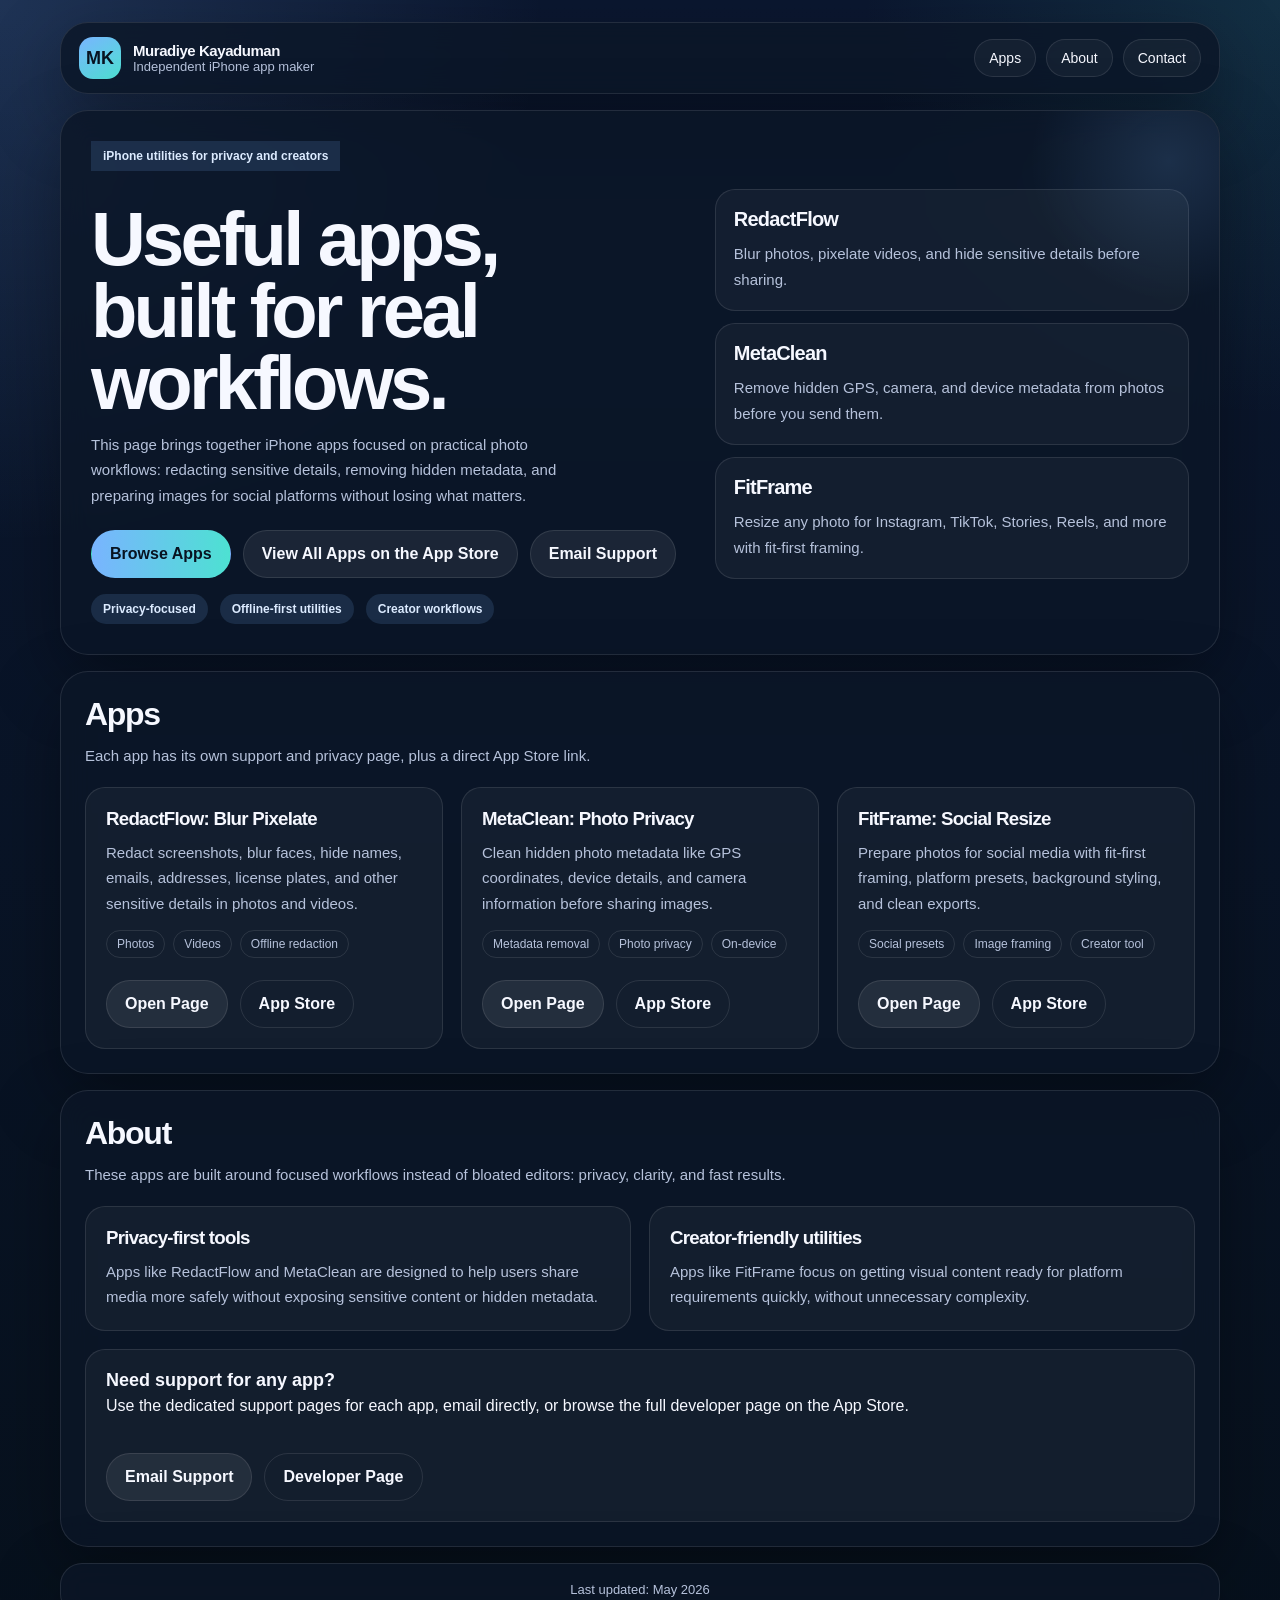
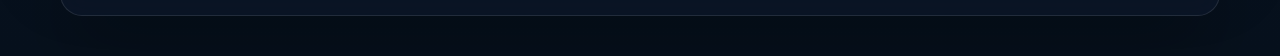
<file: index.html>
<!DOCTYPE html>
<html lang="en">
<head>
  <meta charset="utf-8">
  <meta name="viewport" content="width=device-width, initial-scale=1">
  <title>Muradiye Kayaduman | iPhone Apps</title>
  <meta name="description" content="Privacy-focused and creator-friendly iPhone apps by Muradiye Kayaduman, including RedactFlow, MetaClean, and FitFrame.">
  <meta name="keywords" content="iPhone apps, privacy app, photo utility, redactflow, metaclean, fitframe, social media creator tools">
  <meta name="robots" content="index,follow">
  <meta property="og:type" content="website">
  <meta property="og:title" content="Muradiye Kayaduman | iPhone Apps">
  <meta property="og:description" content="Explore iPhone apps for redaction, photo privacy, and social-ready image framing.">
  <meta property="og:url" content="https://muradiye8285.github.io/">
  <meta property="og:site_name" content="Muradiye Kayaduman Apps">
  <link rel="canonical" href="https://muradiye8285.github.io/">
  <link rel="stylesheet" href="styles.css">
  <script type="application/ld+json">
    {
      "@context": "https://schema.org",
      "@type": "CollectionPage",
      "name": "Muradiye Kayaduman iPhone Apps",
      "url": "https://muradiye8285.github.io/",
      "mainEntity": {
        "@type": "ItemList",
        "name": "Apps",
        "itemListElement": [
          {
            "@type": "SoftwareApplication",
            "position": 1,
            "name": "RedactFlow",
            "operatingSystem": "iOS",
            "applicationCategory": "PhotoApplication",
            "downloadUrl": "https://apps.apple.com/us/app/redactflow-blur-pixelate/id6763229770",
            "url": "https://muradiye8285.github.io/RedactFlow/"
          },
          {
            "@type": "SoftwareApplication",
            "position": 2,
            "name": "MetaClean",
            "operatingSystem": "iOS",
            "applicationCategory": "PhotoApplication",
            "downloadUrl": "https://apps.apple.com/us/app/metaclean-photo-privacy/id6758521423",
            "url": "https://muradiye8285.github.io/metaclean-privacy-policy/"
          },
          {
            "@type": "SoftwareApplication",
            "position": 3,
            "name": "FitFrame",
            "operatingSystem": "iOS",
            "applicationCategory": "PhotoApplication",
            "downloadUrl": "https://apps.apple.com/us/app/fitframe-social-resize/id6761625387",
            "url": "https://muradiye8285.github.io/fitframe-privacy-policy/"
          }
        ]
      }
    }
  </script>
</head>
<body>
  <main class="page">
    <header class="topbar">
      <a class="brand" href="index.html">
        <span class="brand-mark">MK</span>
        <span class="brand-copy">
          <strong>Muradiye Kayaduman</strong>
          <span>Independent iPhone app maker</span>
        </span>
      </a>
      <nav class="nav">
        <a href="#apps">Apps</a>
        <a href="#about">About</a>
        <a href="mailto:gokce8535@gmail.com">Contact</a>
      </nav>
    </header>

    <section class="hero">
      <span class="eyebrow">iPhone utilities for privacy and creators</span>
      <div class="hero-grid">
        <div class="hero-copy">
          <h1>Useful apps, built for real workflows.</h1>
          <p>
            This page brings together iPhone apps focused on practical photo workflows:
            redacting sensitive details, removing hidden metadata, and preparing images
            for social platforms without losing what matters.
          </p>
          <div class="actions">
            <a class="button" href="#apps">Browse Apps</a>
            <a class="button secondary" href="https://apps.apple.com/us/developer/muradiye-kayaduman/id1846831434">View All Apps on the App Store</a>
            <a class="button secondary" href="mailto:gokce8535@gmail.com">Email Support</a>
          </div>
          <div class="chips">
            <span class="pill">Privacy-focused</span>
            <span class="pill">Offline-first utilities</span>
            <span class="pill">Creator workflows</span>
          </div>
        </div>

        <aside class="hero-side">
          <div class="mini-card">
            <h3>RedactFlow</h3>
            <p>Blur photos, pixelate videos, and hide sensitive details before sharing.</p>
          </div>
          <div class="mini-card">
            <h3>MetaClean</h3>
            <p>Remove hidden GPS, camera, and device metadata from photos before you send them.</p>
          </div>
          <div class="mini-card">
            <h3>FitFrame</h3>
            <p>Resize any photo for Instagram, TikTok, Stories, Reels, and more with fit-first framing.</p>
          </div>
        </aside>
      </div>
    </section>

    <section class="section" id="apps">
      <div class="section-head">
        <div>
          <h2>Apps</h2>
          <p>Each app has its own support and privacy page, plus a direct App Store link.</p>
        </div>
      </div>

      <div class="grid-3">
        <article class="card">
          <h3>RedactFlow: Blur Pixelate</h3>
          <p>Redact screenshots, blur faces, hide names, emails, addresses, license plates, and other sensitive details in photos and videos.</p>
          <div class="tag-row">
            <span class="tag">Photos</span>
            <span class="tag">Videos</span>
            <span class="tag">Offline redaction</span>
          </div>
          <div class="actions">
            <a class="button secondary" href="https://muradiye8285.github.io/RedactFlow/">Open Page</a>
            <a class="button ghost" href="https://apps.apple.com/us/app/redactflow-blur-pixelate/id6763229770">App Store</a>
          </div>
        </article>

        <article class="card">
          <h3>MetaClean: Photo Privacy</h3>
          <p>Clean hidden photo metadata like GPS coordinates, device details, and camera information before sharing images.</p>
          <div class="tag-row">
            <span class="tag">Metadata removal</span>
            <span class="tag">Photo privacy</span>
            <span class="tag">On-device</span>
          </div>
          <div class="actions">
            <a class="button secondary" href="https://muradiye8285.github.io/metaclean-privacy-policy/">Open Page</a>
            <a class="button ghost" href="https://apps.apple.com/us/app/metaclean-photo-privacy/id6758521423">App Store</a>
          </div>
        </article>

        <article class="card">
          <h3>FitFrame: Social Resize</h3>
          <p>Prepare photos for social media with fit-first framing, platform presets, background styling, and clean exports.</p>
          <div class="tag-row">
            <span class="tag">Social presets</span>
            <span class="tag">Image framing</span>
            <span class="tag">Creator tool</span>
          </div>
          <div class="actions">
            <a class="button secondary" href="https://muradiye8285.github.io/fitframe-privacy-policy/">Open Page</a>
            <a class="button ghost" href="https://apps.apple.com/us/app/fitframe-social-resize/id6761625387">App Store</a>
          </div>
        </article>
      </div>
    </section>

    <section class="section" id="about">
      <div class="section-head">
        <div>
          <h2>About</h2>
          <p>These apps are built around focused workflows instead of bloated editors: privacy, clarity, and fast results.</p>
        </div>
      </div>

      <div class="grid-2">
        <article class="card">
          <h3>Privacy-first tools</h3>
          <p>Apps like RedactFlow and MetaClean are designed to help users share media more safely without exposing sensitive content or hidden metadata.</p>
        </article>
        <article class="card">
          <h3>Creator-friendly utilities</h3>
          <p>Apps like FitFrame focus on getting visual content ready for platform requirements quickly, without unnecessary complexity.</p>
        </article>
      </div>

      <div class="callout">
        <div>
          <strong>Need support for any app?</strong>
          <span>Use the dedicated support pages for each app, email directly, or browse the full developer page on the App Store.</span>
        </div>
        <div class="actions">
          <a class="button secondary" href="mailto:gokce8535@gmail.com">Email Support</a>
          <a class="button ghost" href="https://apps.apple.com/us/developer/muradiye-kayaduman/id1846831434">Developer Page</a>
        </div>
      </div>
    </section>

    <footer class="footer">
      Last updated: May 2026
    </footer>
  </main>
</body>
</html>
</file>
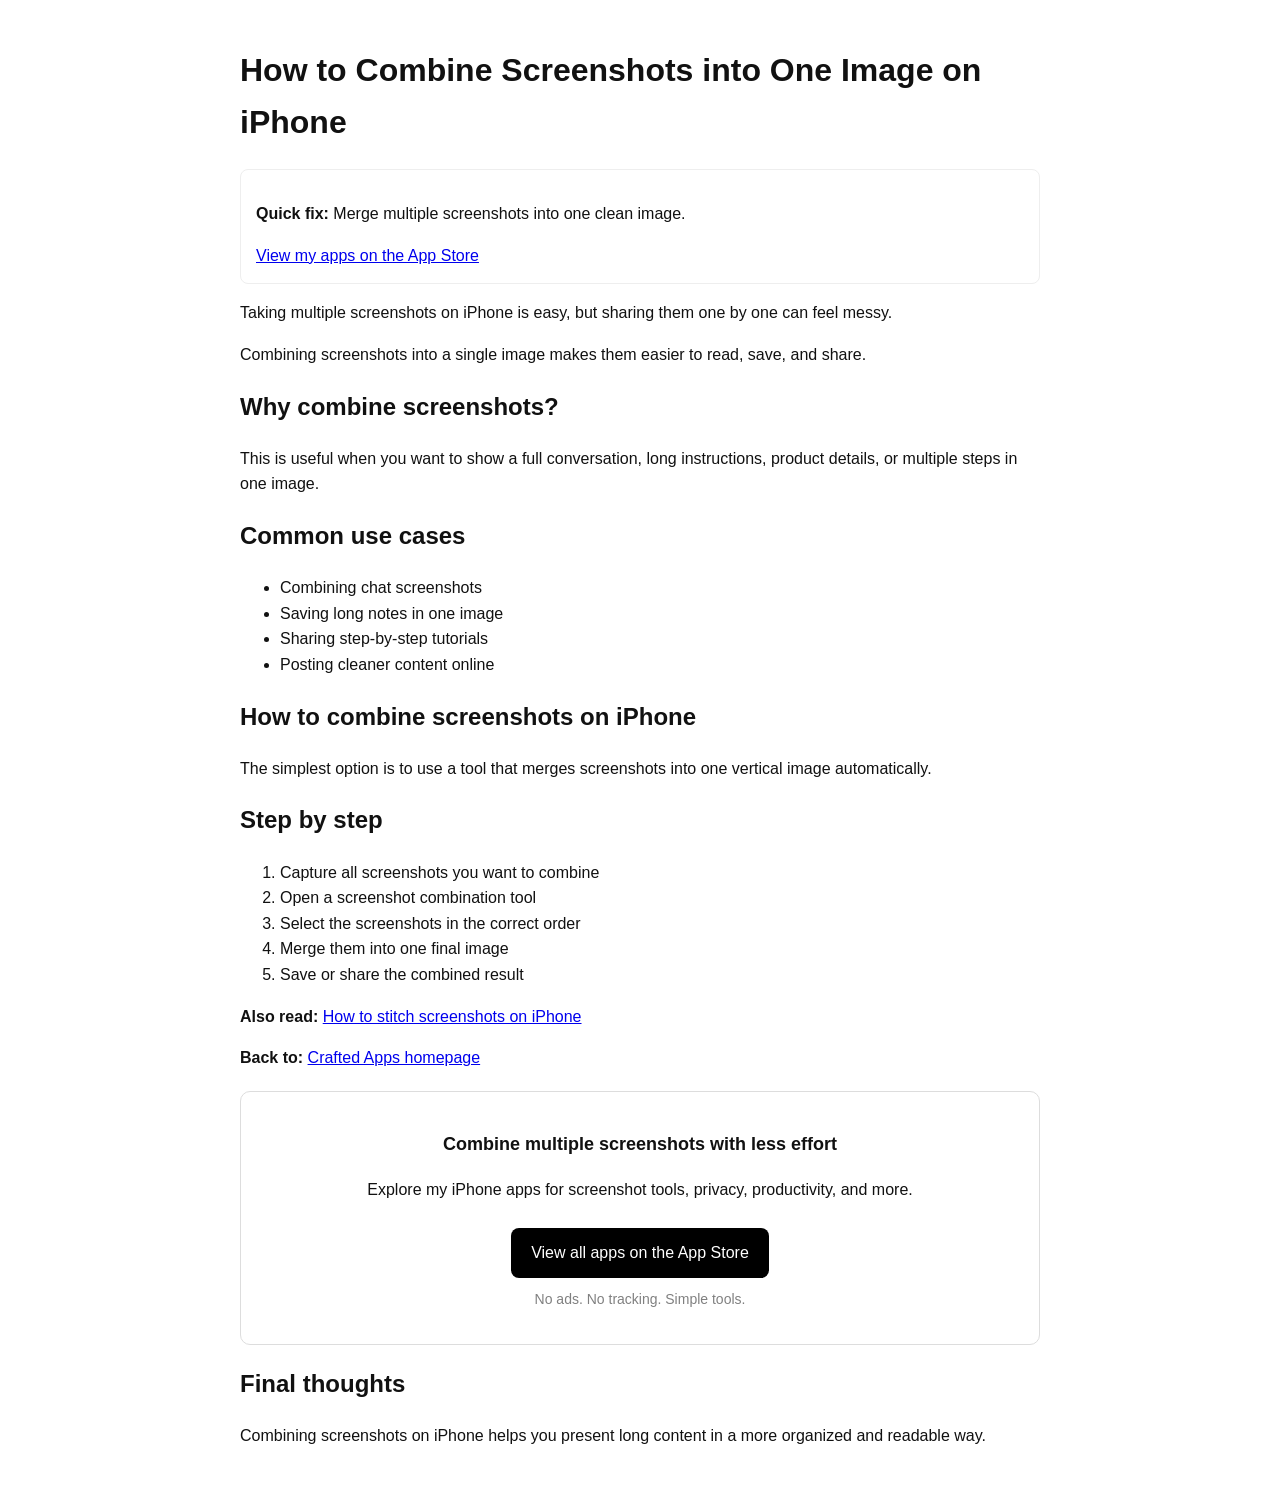
<file: combine-screenshots-iphone.html>
<!DOCTYPE html>
<html lang="en">
<head>
  <meta charset="UTF-8">
  <meta name="viewport" content="width=device-width, initial-scale=1.0" />
  <title>How to Combine Screenshots into One Image on iPhone</title>
  <meta name="description" content="Learn how to combine screenshots into one image on iPhone for cleaner sharing and better organization." />
</head>

<body style="font-family: Arial, sans-serif; max-width: 800px; margin: 0 auto; padding: 24px; line-height: 1.6; color: #111; background: #fff;">

  <h1>How to Combine Screenshots into One Image on iPhone</h1>

  <div style="margin:15px 0; padding:15px; border:1px solid #eee; border-radius:8px;">
    <p><strong>Quick fix:</strong> Merge multiple screenshots into one clean image.</p>
    <a href="https://apps.apple.com/us/app/tailshot/id6761421961">View my apps on the App Store</a>
  </div>

  <p>Taking multiple screenshots on iPhone is easy, but sharing them one by one can feel messy.</p>

  <p>Combining screenshots into a single image makes them easier to read, save, and share.</p>

  <h2>Why combine screenshots?</h2>

  <p>This is useful when you want to show a full conversation, long instructions, product details, or multiple steps in one image.</p>

  <h2>Common use cases</h2>

  <ul>
    <li>Combining chat screenshots</li>
    <li>Saving long notes in one image</li>
    <li>Sharing step-by-step tutorials</li>
    <li>Posting cleaner content online</li>
  </ul>

  <h2>How to combine screenshots on iPhone</h2>

  <p>The simplest option is to use a tool that merges screenshots into one vertical image automatically.</p>

  <h2>Step by step</h2>

  <ol>
    <li>Capture all screenshots you want to combine</li>
    <li>Open a screenshot combination tool</li>
    <li>Select the screenshots in the correct order</li>
    <li>Merge them into one final image</li>
    <li>Save or share the combined result</li>
  </ol>

  <p><strong>Also read:</strong> <a href="/stitch-screenshots-iphone.html">How to stitch screenshots on iPhone</a></p>
  <p><strong>Back to:</strong> <a href="/">Crafted Apps homepage</a></p>

  <div style="margin-top:20px; padding:20px; border:1px solid #ddd; border-radius:10px; text-align:center;">
    <p style="font-size:18px; font-weight:bold;">
      Combine multiple screenshots with less effort
    </p>
    <p>
      Explore my iPhone apps for screenshot tools, privacy, productivity, and more.
    </p>
    <a href="https://apps.apple.com/us/developer/muradiye-kayaduman/id1846831434"
    style="display:inline-block; margin-top:10px; padding:12px 20px; background:black; color:white; text-decoration:none; border-radius:8px;">
      View all apps on the App Store
    </a>
    <p style="margin-top:10px; font-size:14px; color:gray;">
No ads. No tracking. Simple tools.
</p>
  </div>

  <h2>Final thoughts</h2>

  <p>Combining screenshots on iPhone helps you present long content in a more organized and readable way.</p>

</body>
</html>
</file>
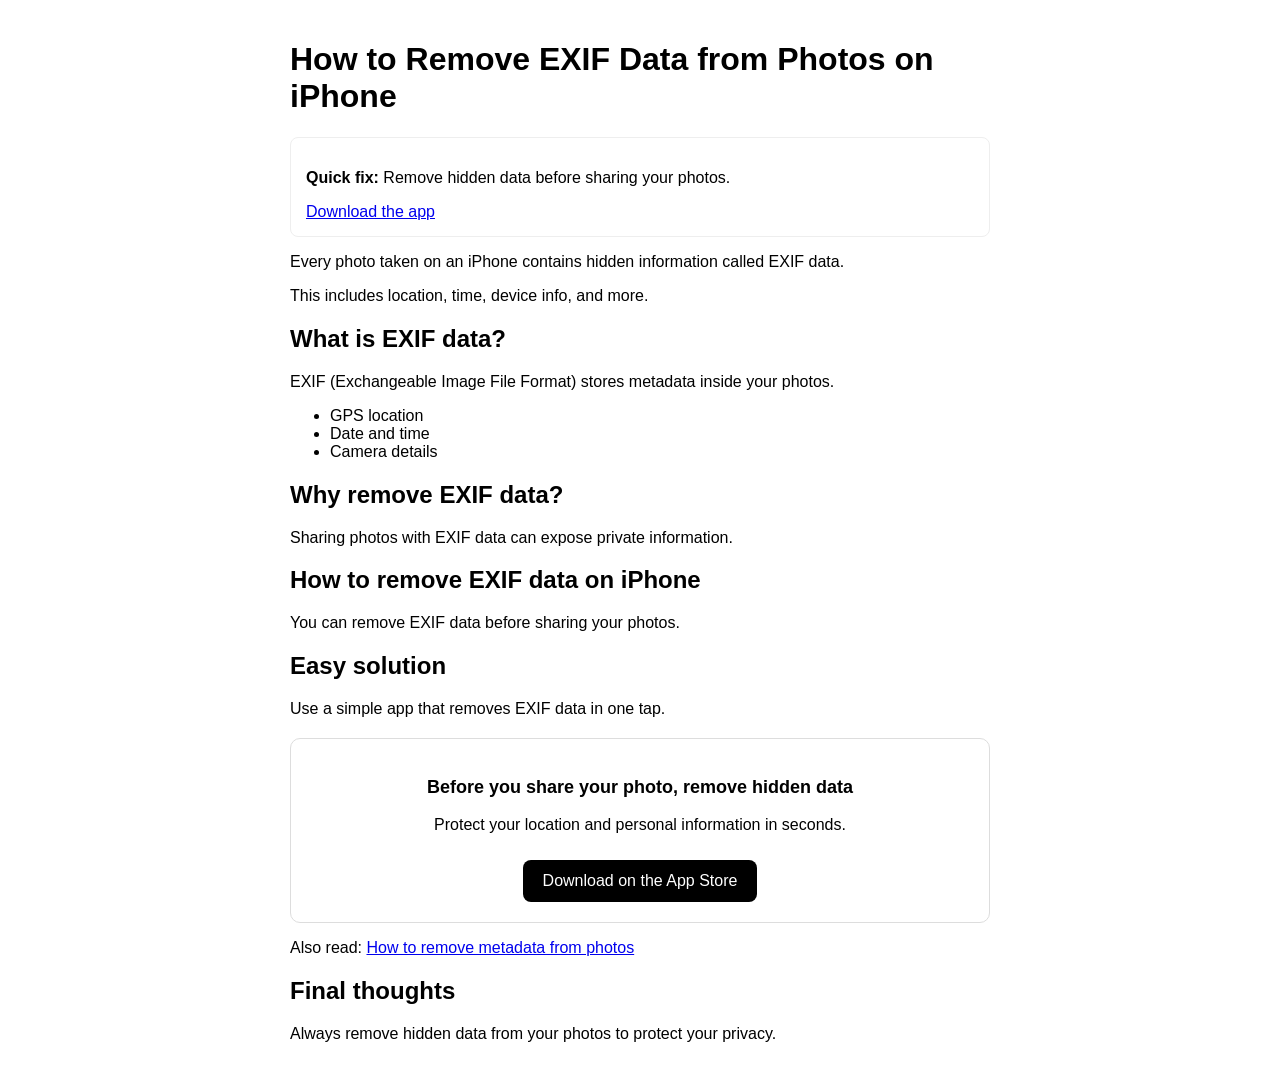
<file: remove-exif-data-iphone.html>
<!DOCTYPE html>
<html lang="en">
<head>
  <meta charset="UTF-8">
  <title>How to Remove EXIF Data from Photos on iPhone</title>
  <meta name="description" content="Remove EXIF data from your iPhone photos easily. Learn how to delete hidden metadata before sharing images.">
</head>

<body style="font-family: Arial; max-width: 700px; margin: auto; padding: 20px;">

<h1>How to Remove EXIF Data from Photos on iPhone</h1>
<div style="margin:15px 0; padding:15px; border:1px solid #eee; border-radius:8px;">
<p><strong>Quick fix:</strong> Remove hidden data before sharing your photos.</p>
<a href="https://apps.apple.com/us/app/metaclean-photo-privacy/id6758521423">Download the app</a>
</div>
<p>Every photo taken on an iPhone contains hidden information called EXIF data.</p>

<p>This includes location, time, device info, and more.</p>

<h2>What is EXIF data?</h2>

<p>EXIF (Exchangeable Image File Format) stores metadata inside your photos.</p>

<ul>
<li>GPS location</li>
<li>Date and time</li>
<li>Camera details</li>
</ul>

<h2>Why remove EXIF data?</h2>

<p>Sharing photos with EXIF data can expose private information.</p>

<h2>How to remove EXIF data on iPhone</h2>

<p>You can remove EXIF data before sharing your photos.</p>

<h2>Easy solution</h2>

<p>Use a simple app that removes EXIF data in one tap.</p>

<div style="margin-top:20px; padding:20px; border:1px solid #ddd; border-radius:10px; text-align:center;">

<p style="font-size:18px; font-weight:bold;">
Before you share your photo, remove hidden data
</p>

<p>
Protect your location and personal information in seconds.
</p>

<a href="https://apps.apple.com/us/app/metaclean-photo-privacy/id6758521423"
style="display:inline-block; margin-top:10px; padding:12px 20px; background:black; color:white; text-decoration:none; border-radius:8px;">
Download on the App Store
</a>

</div>
<p>Also read: <a href="/remove-metadata-iphone.html">How to remove metadata from photos</a></p>
<h2>Final thoughts</h2>

<p>Always remove hidden data from your photos to protect your privacy.</p>

</body>
</html>
</file>
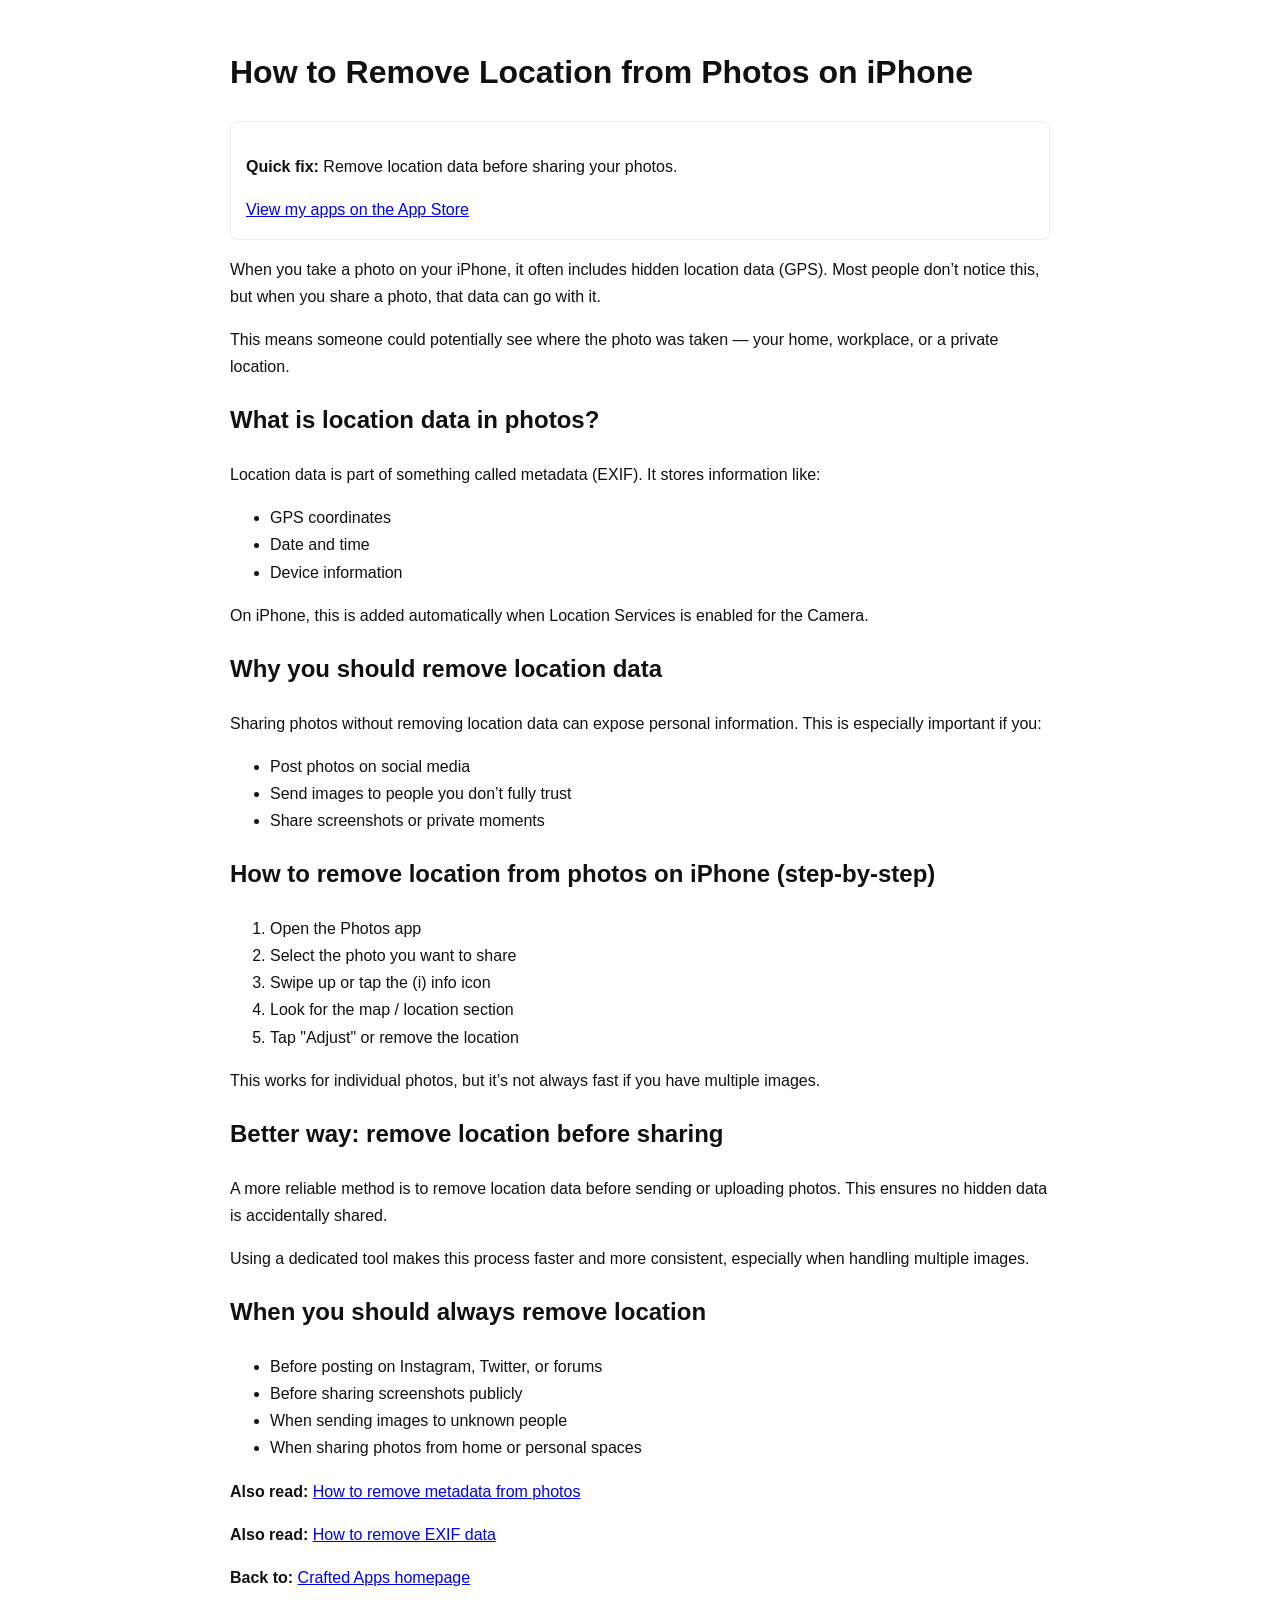
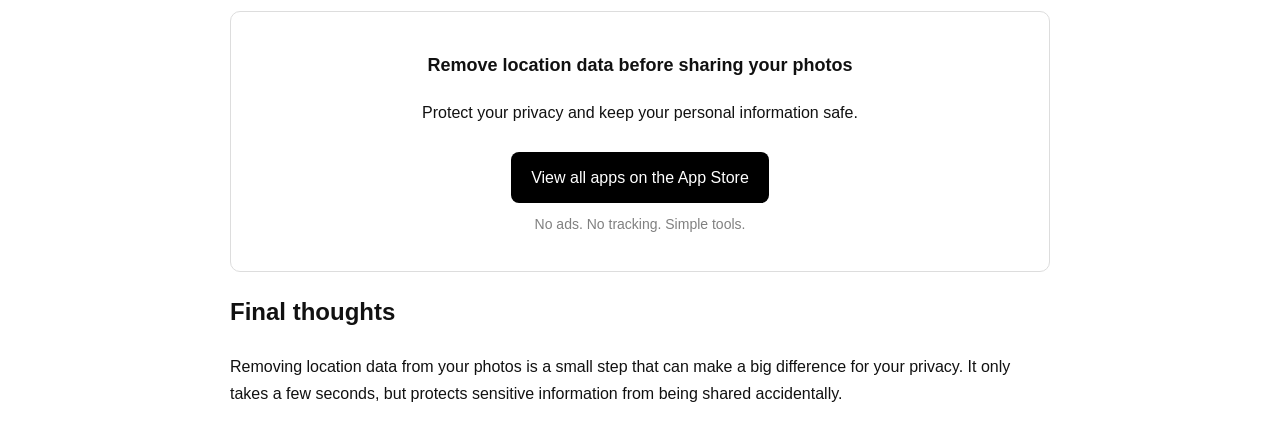
<file: remove-location-from-photos-iphone.html>
<!DOCTYPE html>
<html lang="en">
<head>
  <meta charset="UTF-8">
  <meta name="viewport" content="width=device-width, initial-scale=1.0" />
  <title>How to Remove Location from Photos on iPhone (Step-by-Step)</title>
  <meta name="description" content="Learn how to remove location data from photos on iPhone. Step-by-step guide to protect your privacy before sharing images." />
</head>

<body style="font-family: Arial, sans-serif; max-width: 820px; margin: 0 auto; padding: 24px; line-height: 1.7; color: #111;">

<h1>How to Remove Location from Photos on iPhone</h1>

<div style="margin:15px 0; padding:15px; border:1px solid #eee; border-radius:8px;">
  <p><strong>Quick fix:</strong> Remove location data before sharing your photos.</p>
  <a href="https://apps.apple.com/us/app/metaclean-photo-privacy/id6758521423">View my apps on the App Store</a>
</div>

<p>When you take a photo on your iPhone, it often includes hidden location data (GPS). Most people don’t notice this, but when you share a photo, that data can go with it.</p>

<p>This means someone could potentially see where the photo was taken — your home, workplace, or a private location.</p>

<h2>What is location data in photos?</h2>

<p>Location data is part of something called metadata (EXIF). It stores information like:</p>

<ul>
  <li>GPS coordinates</li>
  <li>Date and time</li>
  <li>Device information</li>
</ul>

<p>On iPhone, this is added automatically when Location Services is enabled for the Camera.</p>

<h2>Why you should remove location data</h2>

<p>Sharing photos without removing location data can expose personal information. This is especially important if you:</p>

<ul>
  <li>Post photos on social media</li>
  <li>Send images to people you don’t fully trust</li>
  <li>Share screenshots or private moments</li>
</ul>

<h2>How to remove location from photos on iPhone (step-by-step)</h2>

<ol>
  <li>Open the Photos app</li>
  <li>Select the photo you want to share</li>
  <li>Swipe up or tap the (i) info icon</li>
  <li>Look for the map / location section</li>
  <li>Tap "Adjust" or remove the location</li>
</ol>

<p>This works for individual photos, but it’s not always fast if you have multiple images.</p>

<h2>Better way: remove location before sharing</h2>

<p>A more reliable method is to remove location data before sending or uploading photos. This ensures no hidden data is accidentally shared.</p>

<p>Using a dedicated tool makes this process faster and more consistent, especially when handling multiple images.</p>

<h2>When you should always remove location</h2>

<ul>
  <li>Before posting on Instagram, Twitter, or forums</li>
  <li>Before sharing screenshots publicly</li>
  <li>When sending images to unknown people</li>
  <li>When sharing photos from home or personal spaces</li>
</ul>

<p><strong>Also read:</strong> <a href="/remove-metadata-iphone.html">How to remove metadata from photos</a></p>
<p><strong>Also read:</strong> <a href="/remove-exif-data-iphone.html">How to remove EXIF data</a></p>
<p><strong>Back to:</strong> <a href="/">Crafted Apps homepage</a></p>

<div style="margin-top:20px; padding:20px; border:1px solid #ddd; border-radius:10px; text-align:center;">
  <p style="font-size:18px; font-weight:bold;">
    Remove location data before sharing your photos
  </p>
  <p>
    Protect your privacy and keep your personal information safe.
  </p>
  <a href="https://apps.apple.com/developer/id1846831434"
  style="display:inline-block; margin-top:10px; padding:12px 20px; background:black; color:white; text-decoration:none; border-radius:8px;">
    View all apps on the App Store
  </a>

  <p style="margin-top:10px; font-size:14px; color:gray;">
    No ads. No tracking. Simple tools.
  </p>
</div>

<h2>Final thoughts</h2>

<p>Removing location data from your photos is a small step that can make a big difference for your privacy. It only takes a few seconds, but protects sensitive information from being shared accidentally.</p>

</body>
</html>
</file>
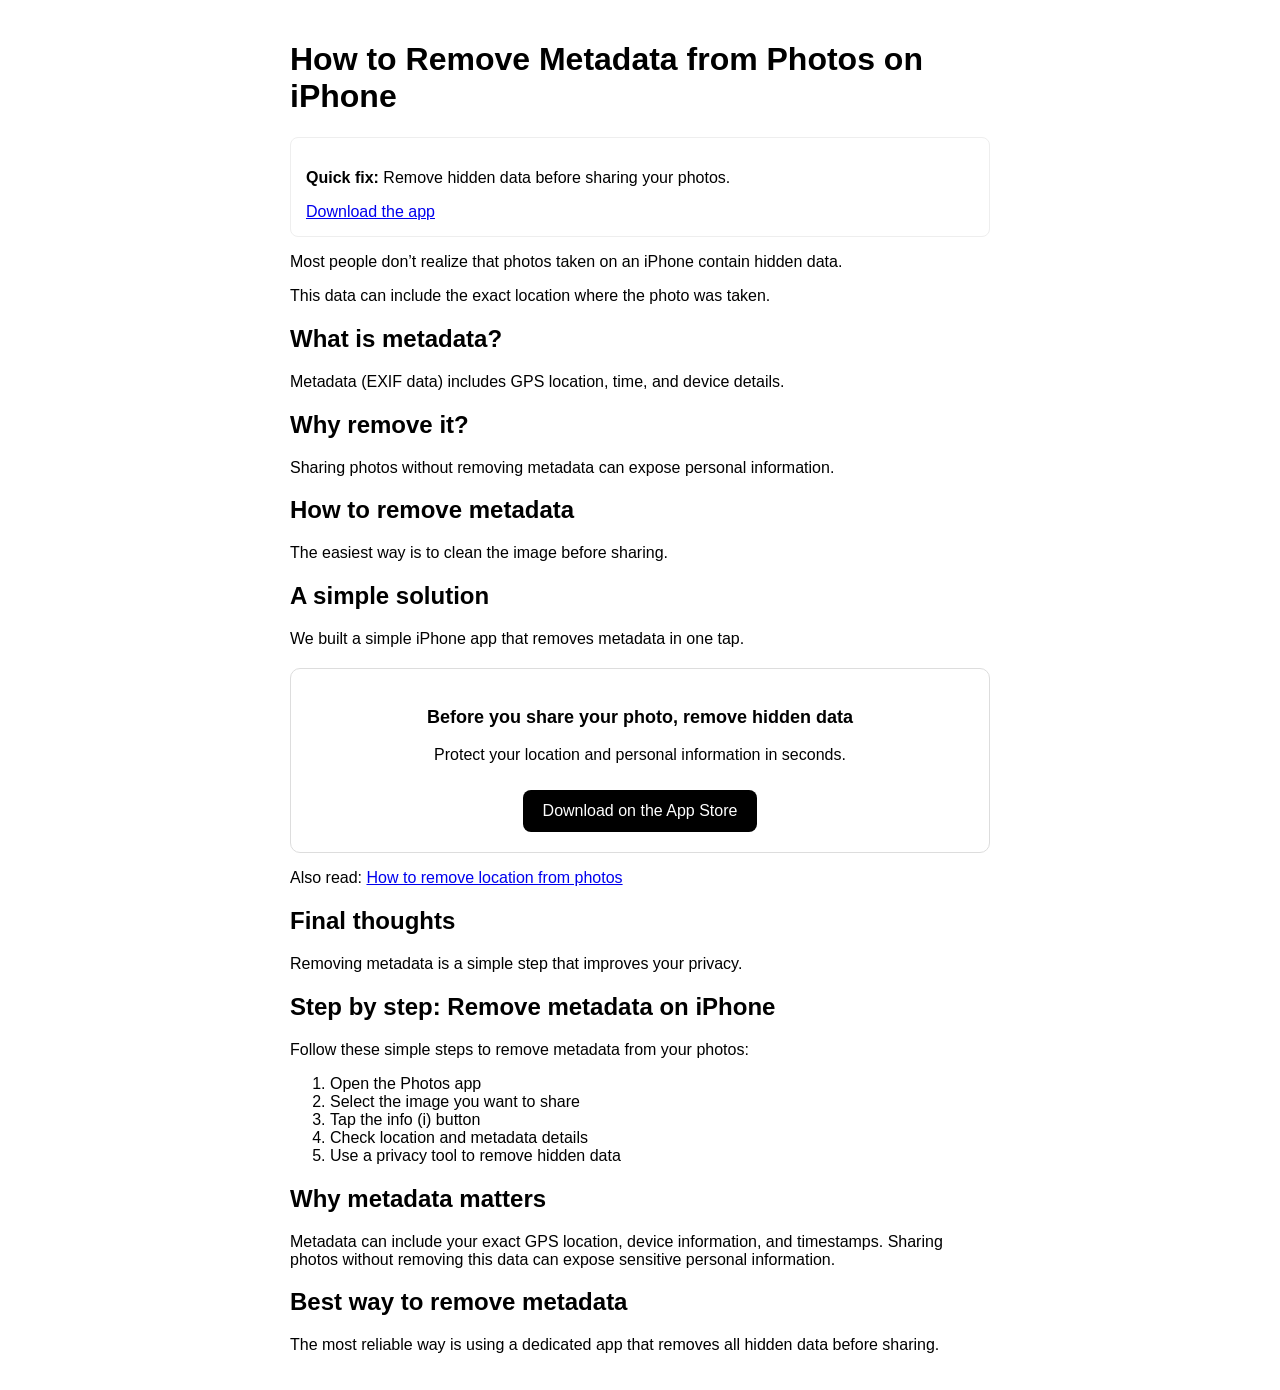
<file: remove-metadata-iphone.html>
<!DOCTYPE html>
<html lang="en">
<head>
  <meta charset="UTF-8">
  <title>How to Remove Metadata from Photos on iPhone</title>
  <meta name="description" content="Learn how to remove metadata and location data from photos on iPhone. Protect your privacy before sharing images.">
</head>

<body style="font-family: Arial; max-width: 700px; margin: auto; padding: 20px;">

<h1>How to Remove Metadata from Photos on iPhone</h1>
<div style="margin:15px 0; padding:15px; border:1px solid #eee; border-radius:8px;">
<p><strong>Quick fix:</strong> Remove hidden data before sharing your photos.</p>
<a href="https://apps.apple.com/us/app/metaclean-photo-privacy/id6758521423">Download the app</a>
</div>
<p>Most people don’t realize that photos taken on an iPhone contain hidden data.</p>

<p>This data can include the exact location where the photo was taken.</p>

<h2>What is metadata?</h2>

<p>Metadata (EXIF data) includes GPS location, time, and device details.</p>

<h2>Why remove it?</h2>

<p>Sharing photos without removing metadata can expose personal information.</p>

<h2>How to remove metadata</h2>

<p>The easiest way is to clean the image before sharing.</p>

<h2>A simple solution</h2>

<p>
We built a simple iPhone app that removes metadata in one tap.
</p>

<div style="margin-top:20px; padding:20px; border:1px solid #ddd; border-radius:10px; text-align:center;">

<p style="font-size:18px; font-weight:bold;">
Before you share your photo, remove hidden data
</p>

<p>
Protect your location and personal information in seconds.
</p>

<a href="https://apps.apple.com/us/app/metaclean-photo-privacy/id6758521423"
style="display:inline-block; margin-top:10px; padding:12px 20px; background:black; color:white; text-decoration:none; border-radius:8px;">
Download on the App Store
</a>

</div>
<p>Also read: <a href="/remove-location-from-photos-iphone.html">How to remove location from photos</a></p>
<h2>Final thoughts</h2>

<p>Removing metadata is a simple step that improves your privacy.</p>
<h2>Step by step: Remove metadata on iPhone</h2>

<p>Follow these simple steps to remove metadata from your photos:</p>

<ol>
  <li>Open the Photos app</li>
  <li>Select the image you want to share</li>
  <li>Tap the info (i) button</li>
  <li>Check location and metadata details</li>
  <li>Use a privacy tool to remove hidden data</li>
</ol>

<h2>Why metadata matters</h2>

<p>Metadata can include your exact GPS location, device information, and timestamps. Sharing photos without removing this data can expose sensitive personal information.</p>

<h2>Best way to remove metadata</h2>

<p>The most reliable way is using a dedicated app that removes all hidden data before sharing.</p>
</body>
</html>
</file>
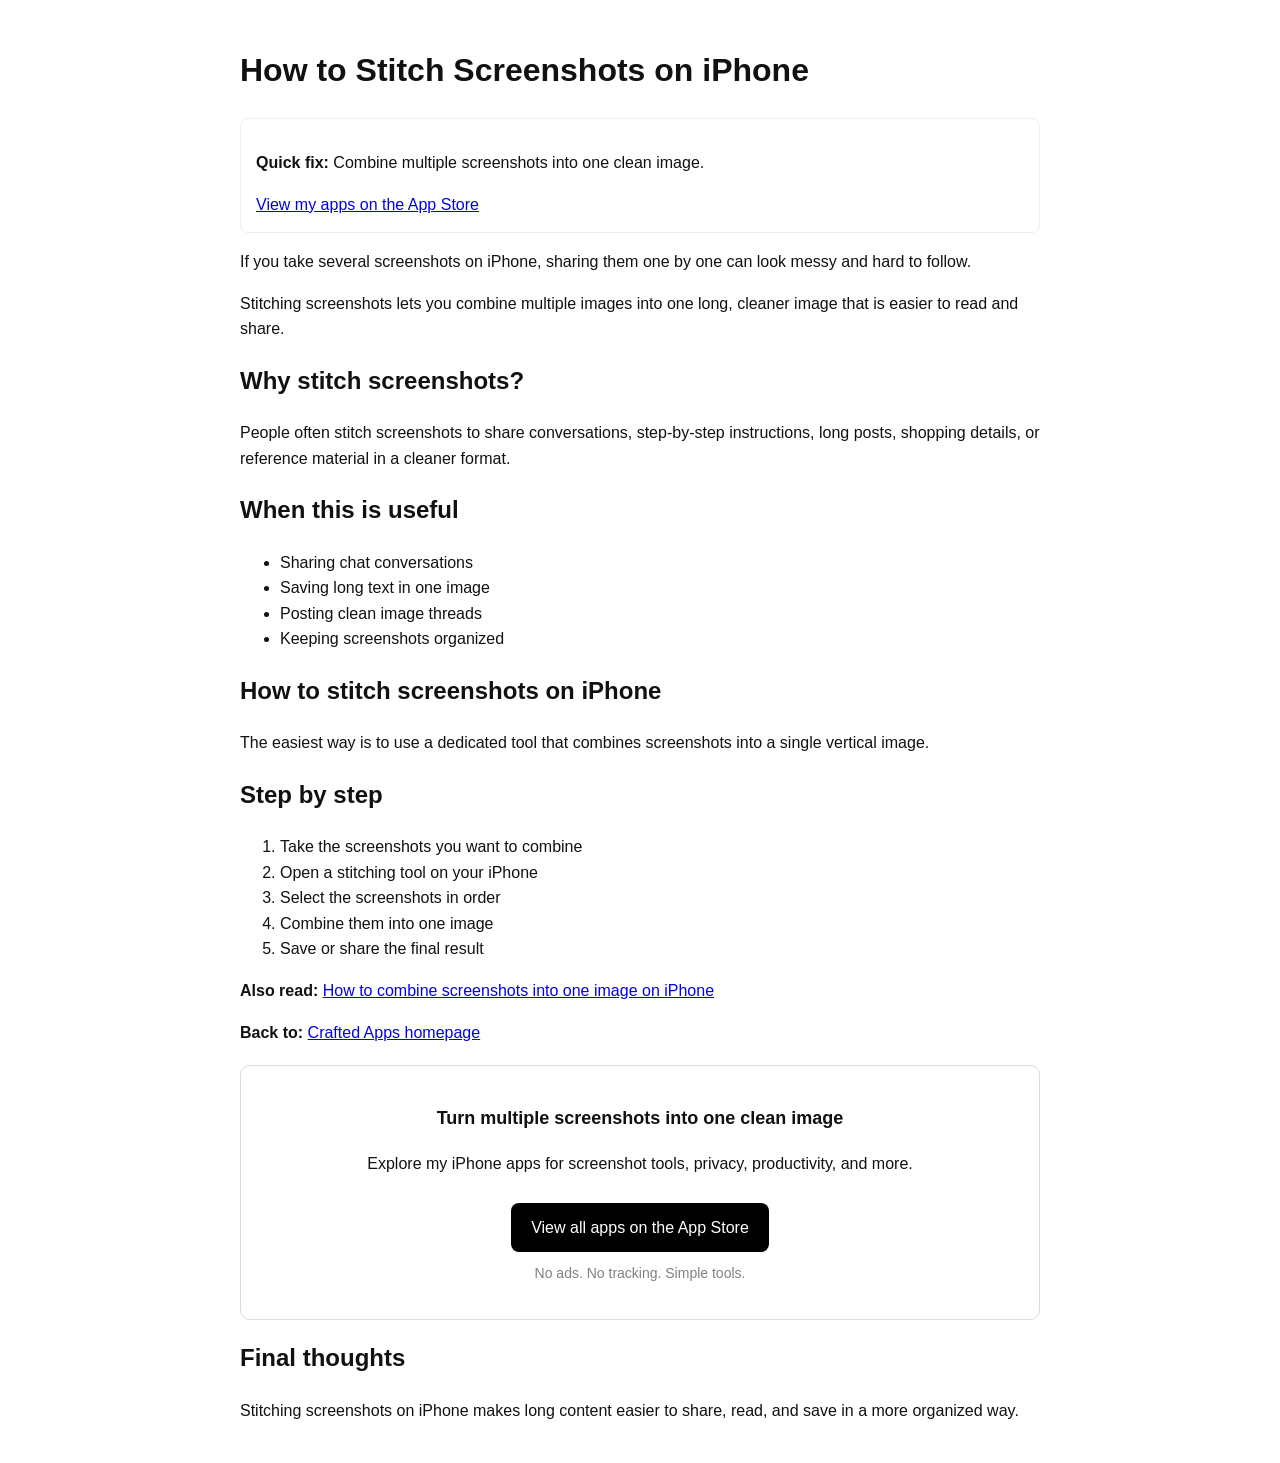
<file: stitch-screenshots-iphone.html>
<!DOCTYPE html>
<html lang="en">
<head>
  <meta charset="UTF-8">
  <meta name="viewport" content="width=device-width, initial-scale=1.0" />
  <title>How to Stitch Screenshots on iPhone</title>
  <meta name="description" content="Learn how to stitch screenshots on iPhone and combine multiple screenshots into one clean image." />
</head>

<body style="font-family: Arial, sans-serif; max-width: 800px; margin: 0 auto; padding: 24px; line-height: 1.6; color: #111; background: #fff;">

  <h1>How to Stitch Screenshots on iPhone</h1>

  <div style="margin:15px 0; padding:15px; border:1px solid #eee; border-radius:8px;">
    <p><strong>Quick fix:</strong> Combine multiple screenshots into one clean image.</p>
    <a href="https://apps.apple.com/us/app/tailshot/id6761421961">View my apps on the App Store</a>
  </div>

  <p>If you take several screenshots on iPhone, sharing them one by one can look messy and hard to follow.</p>

  <p>Stitching screenshots lets you combine multiple images into one long, cleaner image that is easier to read and share.</p>

  <h2>Why stitch screenshots?</h2>

  <p>People often stitch screenshots to share conversations, step-by-step instructions, long posts, shopping details, or reference material in a cleaner format.</p>

  <h2>When this is useful</h2>

  <ul>
    <li>Sharing chat conversations</li>
    <li>Saving long text in one image</li>
    <li>Posting clean image threads</li>
    <li>Keeping screenshots organized</li>
  </ul>

  <h2>How to stitch screenshots on iPhone</h2>

  <p>The easiest way is to use a dedicated tool that combines screenshots into a single vertical image.</p>

  <h2>Step by step</h2>

  <ol>
    <li>Take the screenshots you want to combine</li>
    <li>Open a stitching tool on your iPhone</li>
    <li>Select the screenshots in order</li>
    <li>Combine them into one image</li>
    <li>Save or share the final result</li>
  </ol>
<p><strong>Also read:</strong> <a href="/combine-screenshots-iphone.html">How to combine screenshots into one image on iPhone</a></p>
  <p><strong>Back to:</strong> <a href="/">Crafted Apps homepage</a></p>

  <div style="margin-top:20px; padding:20px; border:1px solid #ddd; border-radius:10px; text-align:center;">
    <p style="font-size:18px; font-weight:bold;">
      Turn multiple screenshots into one clean image
    </p>
    <p>
      Explore my iPhone apps for screenshot tools, privacy, productivity, and more.
    </p>
    <a href="https://apps.apple.com/us/developer/muradiye-kayaduman/id1846831434"
    style="display:inline-block; margin-top:10px; padding:12px 20px; background:black; color:white; text-decoration:none; border-radius:8px;">
      View all apps on the App Store
    </a>
    <p style="margin-top:10px; font-size:14px; color:gray;">
No ads. No tracking. Simple tools.
</p>
  </div>

  <h2>Final thoughts</h2>

  <p>Stitching screenshots on iPhone makes long content easier to share, read, and save in a more organized way.</p>

</body>
</html>
</file>
<file: styles.css>
:root {
  color-scheme: dark;
  --bg: #07111d;
  --bg-soft: #0d1930;
  --panel: rgba(12, 23, 40, 0.82);
  --panel-strong: #12233d;
  --text: #f6f8ff;
  --muted: #b6c2db;
  --line: rgba(255, 255, 255, 0.1);
  --accent: #79b4ff;
  --accent-2: #4de1d2;
  --accent-soft: rgba(121, 180, 255, 0.14);
  --shadow: 0 26px 70px rgba(0, 0, 0, 0.34);
  --radius-xl: 28px;
  --radius-lg: 20px;
  --radius-md: 16px;
  --max: 1160px;
}

* { box-sizing: border-box; }
html { scroll-behavior: smooth; }

body {
  margin: 0;
  font-family: Inter, "Segoe UI", Arial, sans-serif;
  color: var(--text);
  background:
    radial-gradient(circle at top left, rgba(121, 180, 255, 0.18), transparent 26%),
    radial-gradient(circle at top right, rgba(77, 225, 210, 0.12), transparent 20%),
    linear-gradient(180deg, #0b1730 0%, var(--bg) 100%);
}

a { color: inherit; }

.page {
  width: min(calc(100% - 28px), var(--max));
  margin: 0 auto;
  padding: 22px 0 40px;
}

.topbar,
.hero,
.section,
.footer {
  border: 1px solid var(--line);
  background: var(--panel);
  backdrop-filter: blur(14px);
  box-shadow: var(--shadow);
}

.topbar,
.hero,
.section {
  border-radius: var(--radius-xl);
}

.topbar {
  display: flex;
  align-items: center;
  justify-content: space-between;
  gap: 16px;
  padding: 14px 18px;
}

.brand {
  display: flex;
  align-items: center;
  gap: 12px;
  text-decoration: none;
}

.brand-mark {
  width: 42px;
  height: 42px;
  border-radius: 14px;
  display: grid;
  place-items: center;
  background: linear-gradient(145deg, var(--accent), var(--accent-2));
  color: #081321;
  font-size: 18px;
  font-weight: 900;
}

.brand-copy strong {
  display: block;
  font-size: 15px;
  letter-spacing: -0.03em;
}

.brand-copy span {
  display: block;
  font-size: 13px;
  color: var(--muted);
}

.nav {
  display: flex;
  flex-wrap: wrap;
  gap: 10px;
}

.nav a,
.button,
.pill {
  border-radius: 999px;
  text-decoration: none;
}

.nav a {
  padding: 10px 14px;
  font-size: 14px;
  background: rgba(255, 255, 255, 0.04);
  border: 1px solid var(--line);
}

.hero {
  margin-top: 16px;
  padding: 30px;
  position: relative;
  overflow: hidden;
}

.hero::after {
  content: "";
  position: absolute;
  right: -90px;
  top: -90px;
  width: 280px;
  height: 280px;
  border-radius: 50%;
  background: radial-gradient(circle, rgba(121, 180, 255, 0.15), transparent 70%);
}

.eyebrow,
.pill {
  display: inline-flex;
  align-items: center;
  gap: 8px;
  padding: 8px 12px;
  font-size: 12px;
  font-weight: 700;
  color: #dcebff;
  background: var(--accent-soft);
}

.hero-grid,
.grid-3,
.grid-2 {
  display: grid;
  gap: 18px;
}

.hero-grid {
  grid-template-columns: 1.15fr 0.9fr;
  align-items: start;
  margin-top: 18px;
}

.hero h1 {
  margin: 14px 0 12px;
  font-size: clamp(40px, 7vw, 76px);
  line-height: 0.95;
  letter-spacing: -0.05em;
  max-width: 10ch;
}

.hero p,
.section p,
.card p,
.mini-card p,
li {
  margin: 0;
  color: var(--muted);
  line-height: 1.7;
  font-size: 15px;
}

.hero-copy p { max-width: 58ch; }

.actions,
.chips {
  display: flex;
  flex-wrap: wrap;
  gap: 12px;
}

.actions { margin-top: 22px; }
.chips { margin-top: 16px; }

.button {
  display: inline-flex;
  align-items: center;
  justify-content: center;
  min-height: 48px;
  padding: 0 18px;
  font-weight: 700;
  border: 1px solid transparent;
  background: linear-gradient(90deg, var(--accent), var(--accent-2));
  color: #081321;
}

.button.secondary {
  background: rgba(255, 255, 255, 0.07);
  border-color: var(--line);
  color: var(--text);
}

.button.ghost {
  background: transparent;
  border-color: var(--line);
  color: var(--text);
}

.mini-card,
.card,
.section-head-panel,
.callout {
  background: rgba(255, 255, 255, 0.04);
  border: 1px solid var(--line);
  border-radius: var(--radius-lg);
}

.section {
  margin-top: 16px;
  padding: 24px;
}

.section h2,
.card h3,
.mini-card h3 {
  margin: 0 0 10px;
  letter-spacing: -0.04em;
}

.section h2 { font-size: 32px; }

.hero-side {
  display: grid;
  gap: 12px;
}

.mini-card {
  padding: 18px;
}

.mini-card h3 {
  font-size: 20px;
}

.section-head {
  display: flex;
  justify-content: space-between;
  align-items: end;
  gap: 14px;
  margin-bottom: 18px;
}

.grid-3 {
  grid-template-columns: repeat(3, minmax(0, 1fr));
}

.grid-2 {
  grid-template-columns: repeat(2, minmax(0, 1fr));
}

.card {
  padding: 20px;
}

.tag-row {
  display: flex;
  flex-wrap: wrap;
  gap: 8px;
  margin: 14px 0 0;
}

.tag {
  padding: 6px 10px;
  border-radius: 999px;
  border: 1px solid var(--line);
  color: var(--muted);
  font-size: 12px;
}

.callout {
  display: flex;
  justify-content: space-between;
  align-items: center;
  flex-wrap: wrap;
  gap: 16px;
  padding: 20px;
  margin-top: 18px;
}

.callout strong {
  display: block;
  margin-bottom: 6px;
  font-size: 18px;
}

.footer {
  margin-top: 16px;
  border-radius: 22px;
  padding: 18px 20px;
  text-align: center;
  color: var(--muted);
  font-size: 13px;
}

@media (max-width: 920px) {
  .hero-grid,
  .grid-3,
  .grid-2 {
    grid-template-columns: 1fr;
  }

  .section-head,
  .topbar {
    align-items: start;
    flex-direction: column;
  }

  .hero h1 {
    max-width: 12ch;
  }
}

@media (max-width: 640px) {
  .page {
    width: min(calc(100% - 18px), var(--max));
    padding-top: 14px;
  }

  .hero,
  .section {
    padding: 20px;
  }

  .hero h1 {
    font-size: clamp(34px, 11vw, 54px);
    max-width: 100%;
  }
}
</file>
